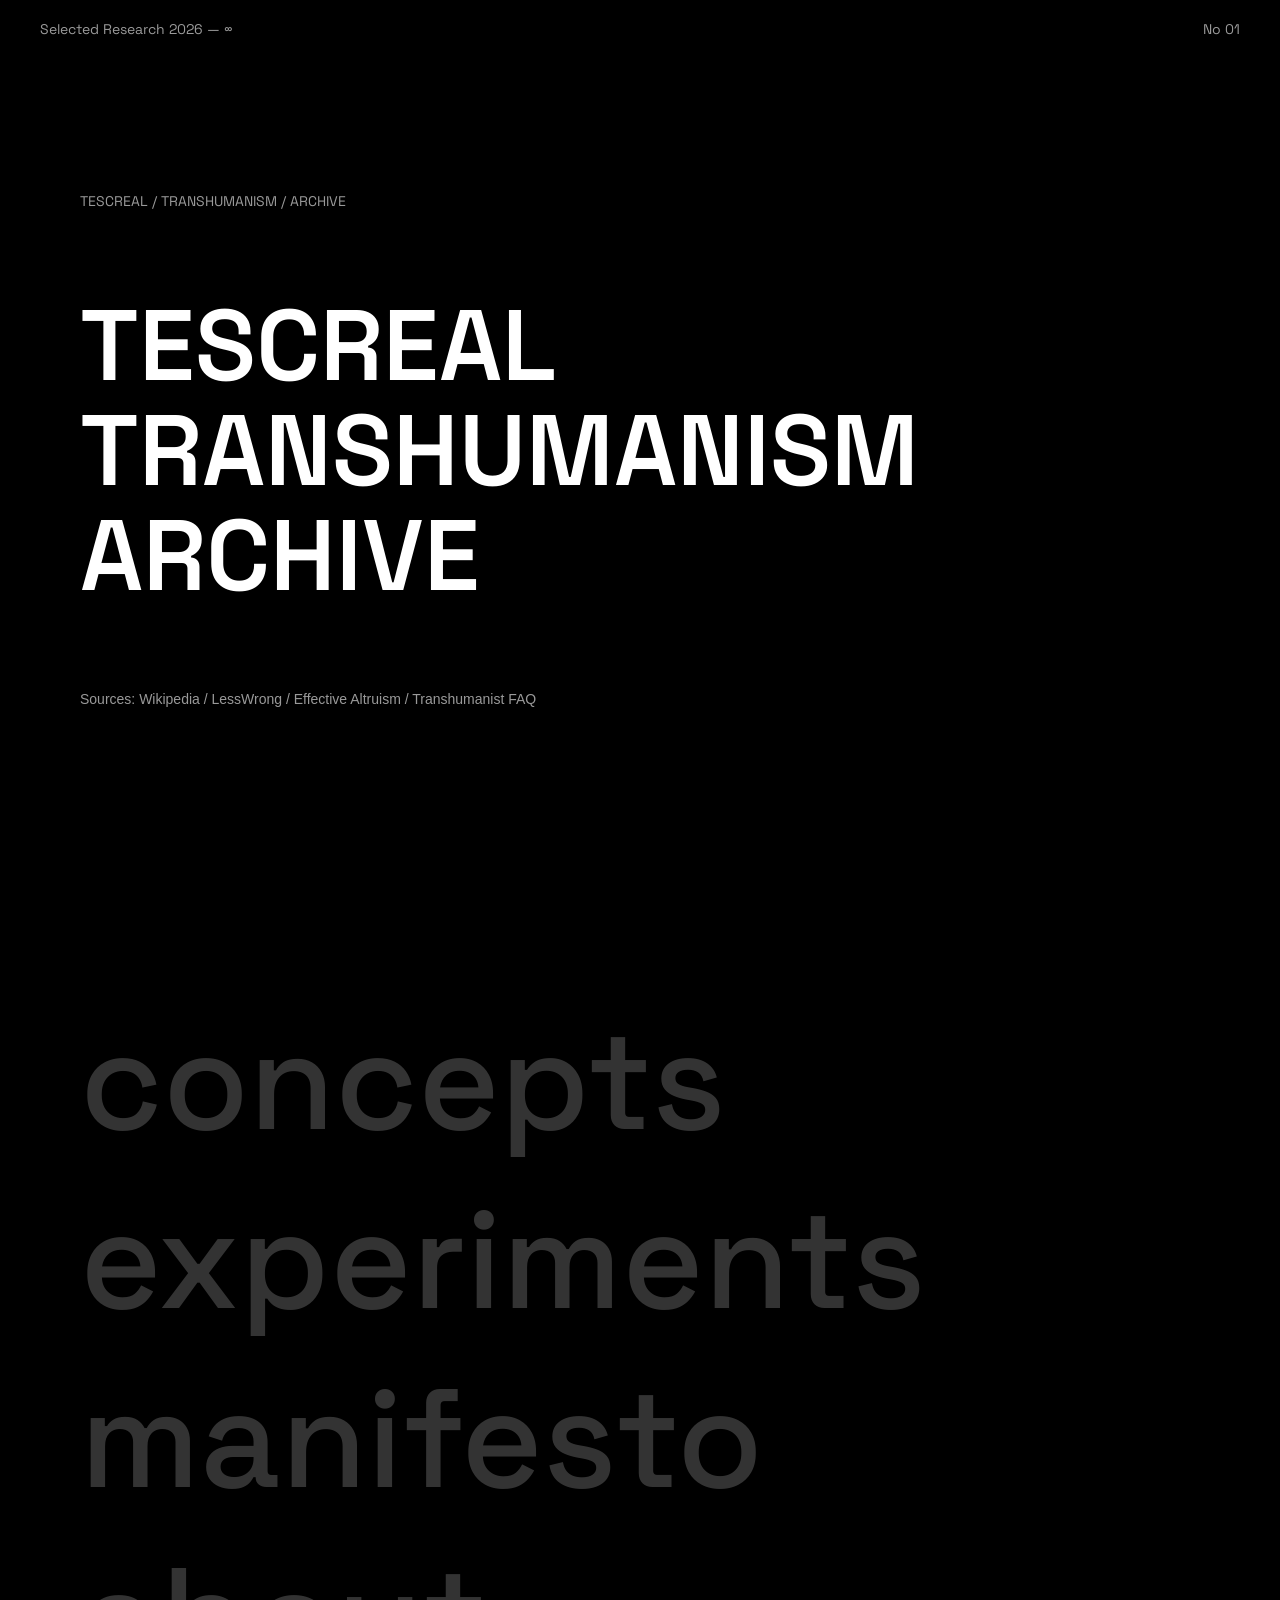
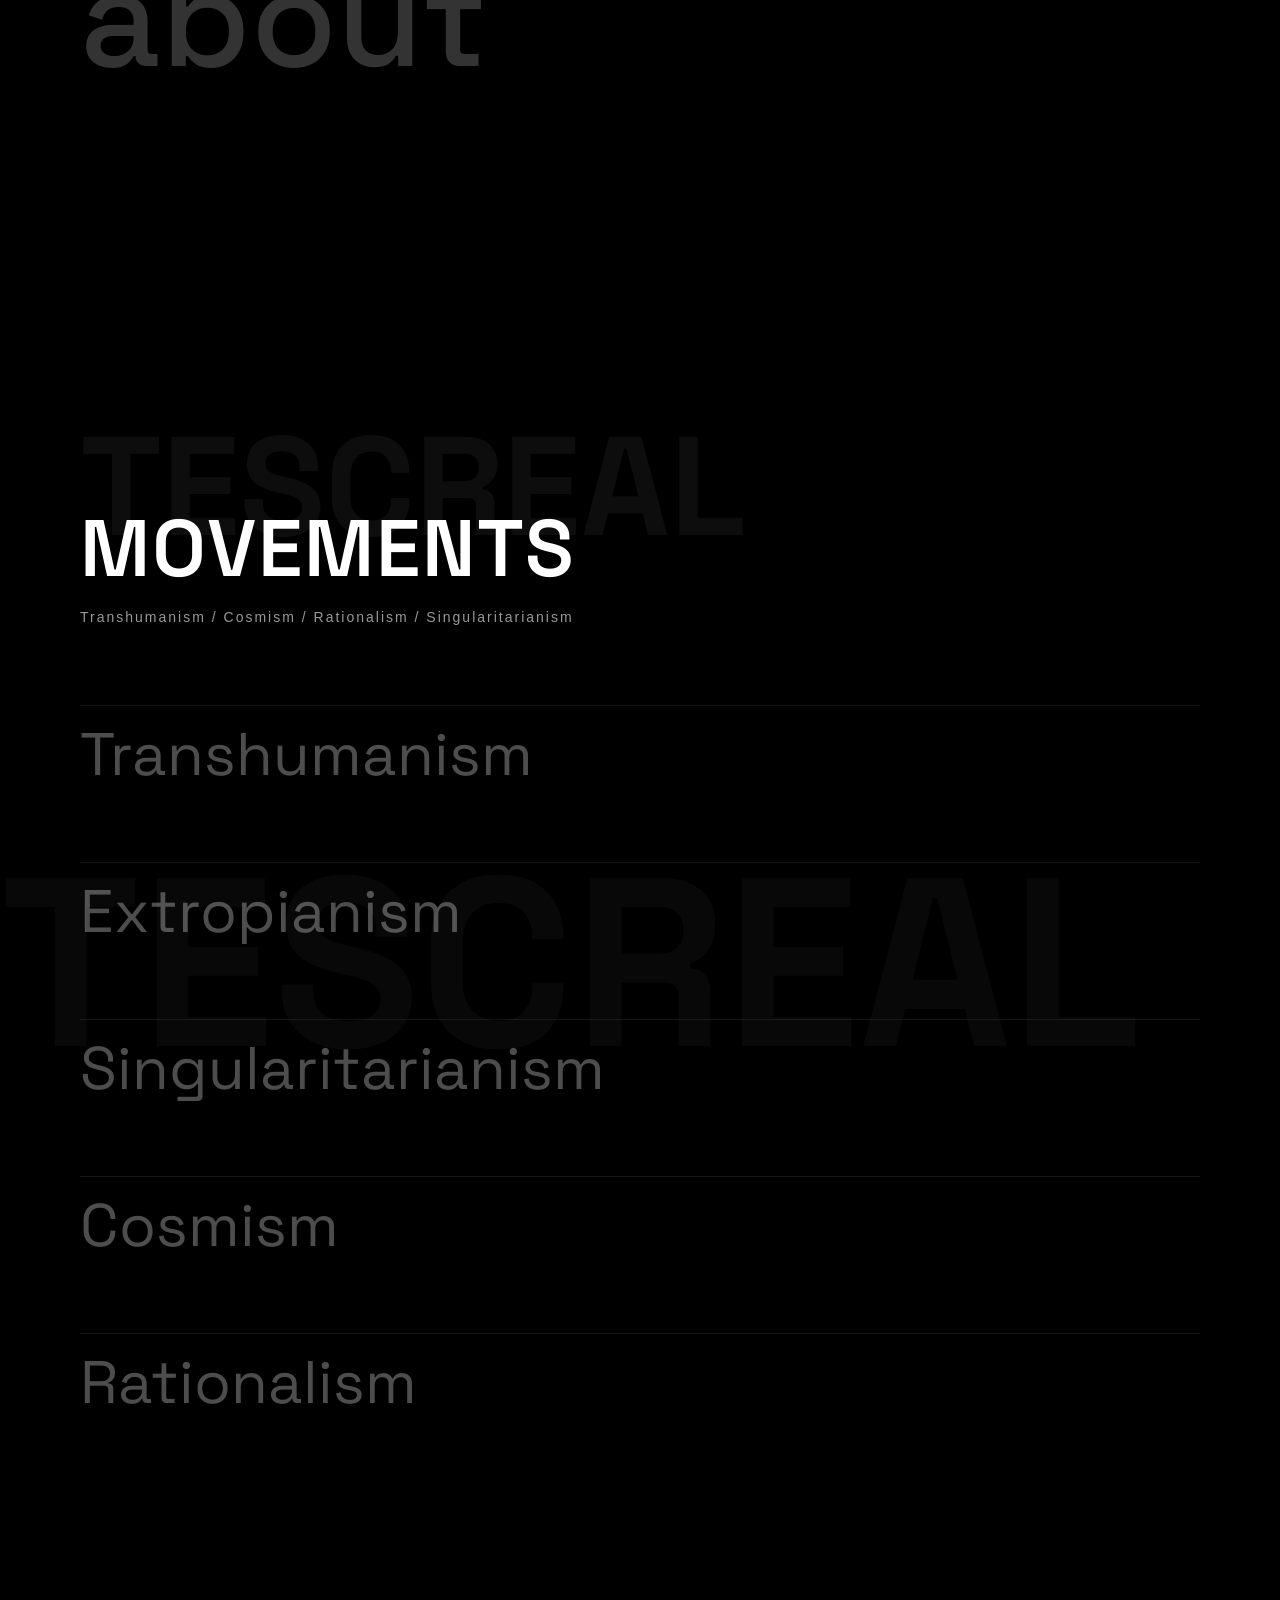
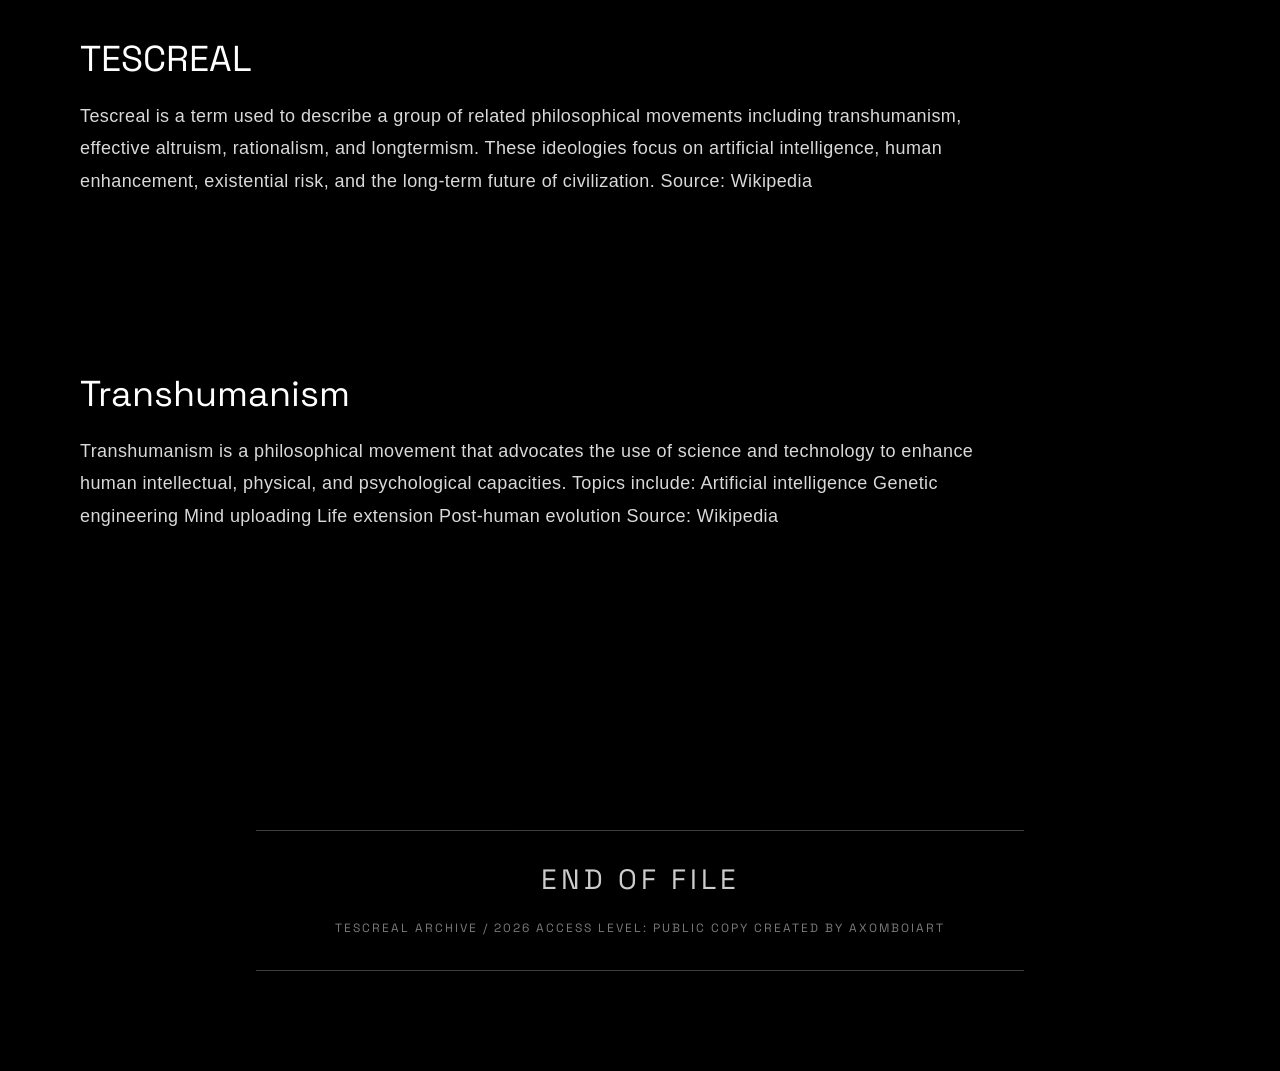
<file: index.html>
<!DOCTYPE html>
<html lang="en">

<head>

<meta charset="UTF-8">
<meta name="viewport" content="width=device-width, initial-scale=1.0">

<title>TESCREAL ARCHIVE</title>

<link rel="stylesheet" href="style.css">

<link href="https://fonts.googleapis.com/css2?family=Space+Grotesk:wght@300;400;600;700&family=IBM+Plex+Serif:wght@300;400&display=swap" rel="stylesheet">

</head>

<body>



<div class="topbar">

<span>Selected Research 2026 — ∞</span>
<span>No 01</span>

</div>



<!-- HERO -->

<section class="hero">

<p class="small">
TESCREAL / TRANSHUMANISM / ARCHIVE
</p>

<h1>

TESCREAL<br>
TRANSHUMANISM<br>
ARCHIVE

</h1>

<p class="credit">
Sources: Wikipedia / LessWrong / Effective Altruism / Transhumanist FAQ
</p>

</section>



<!-- MENU -->

<section class="menu">

<h2><a href="concept.html">concepts</a></h2>
<h2><a href="experiments.html">experiments</a></h2>
<h2><a href="manifesto.html">manifesto</a></h2>
<h2><a href="about.html">about</a></h2>

</section>

<!--  ideology section -->
<section class="ideology">

<h2 class="ideology-title">

<span class="title-bg">TESCREAL</span>

<span class="title-main">
MOVEMENTS
</span>

<span class="title-sub">
Transhumanism / Cosmism / Rationalism / Singularitarianism
</span>

</h2>
  
<div class="bg-word">
TESCREAL
</div>


<div class="ideology-list">

<div class="idea">
<h3>Transhumanism</h3>
<p>Enhancement of human intelligence through technology.</p>
</div>

<div class="idea">
<h3>Extropianism</h3>
<p>Endless progress and self-transformation.</p>
</div>

<div class="idea">
<h3>Singularitarianism</h3>
<p>Belief in technological singularity.</p>
</div>

<div class="idea">
<h3>Cosmism</h3>
<p>Expansion of humanity beyond Earth.</p>
</div>

<div class="idea">
<h3>Rationalism</h3>
<p>Logic, AI risk, and future reasoning.</p>
</div>

</div>

</section>
<!-- CONCEPT -->

<section class="concept">

<h3>TESCREAL</h3>

<p>

Tescreal is a term used to describe a group of related philosophical
movements including transhumanism, effective altruism,
rationalism, and longtermism.

These ideologies focus on artificial intelligence,
human enhancement, existential risk,
and the long-term future of civilization.

Source: Wikipedia

</p>

</section>



<!-- ABOUT -->

<section class="about">

<h3>Transhumanism</h3>

<p>

Transhumanism is a philosophical movement that advocates
the use of science and technology to enhance human
intellectual, physical, and psychological capacities.

Topics include:

Artificial intelligence  
Genetic engineering  
Mind uploading  
Life extension  
Post-human evolution

Source: Wikipedia

</p>

</section>

<section class="footer">

<div class="footer-line"></div>

<p class="footer-text">
END OF FILE
</p>

<p class="footer-sub">
TESCREAL ARCHIVE / 2026  
ACCESS LEVEL: PUBLIC COPY
CREATED BY AXOMBOIART
</p>

<div class="footer-line"></div>

</section>
  
</body>
</html>
</file>
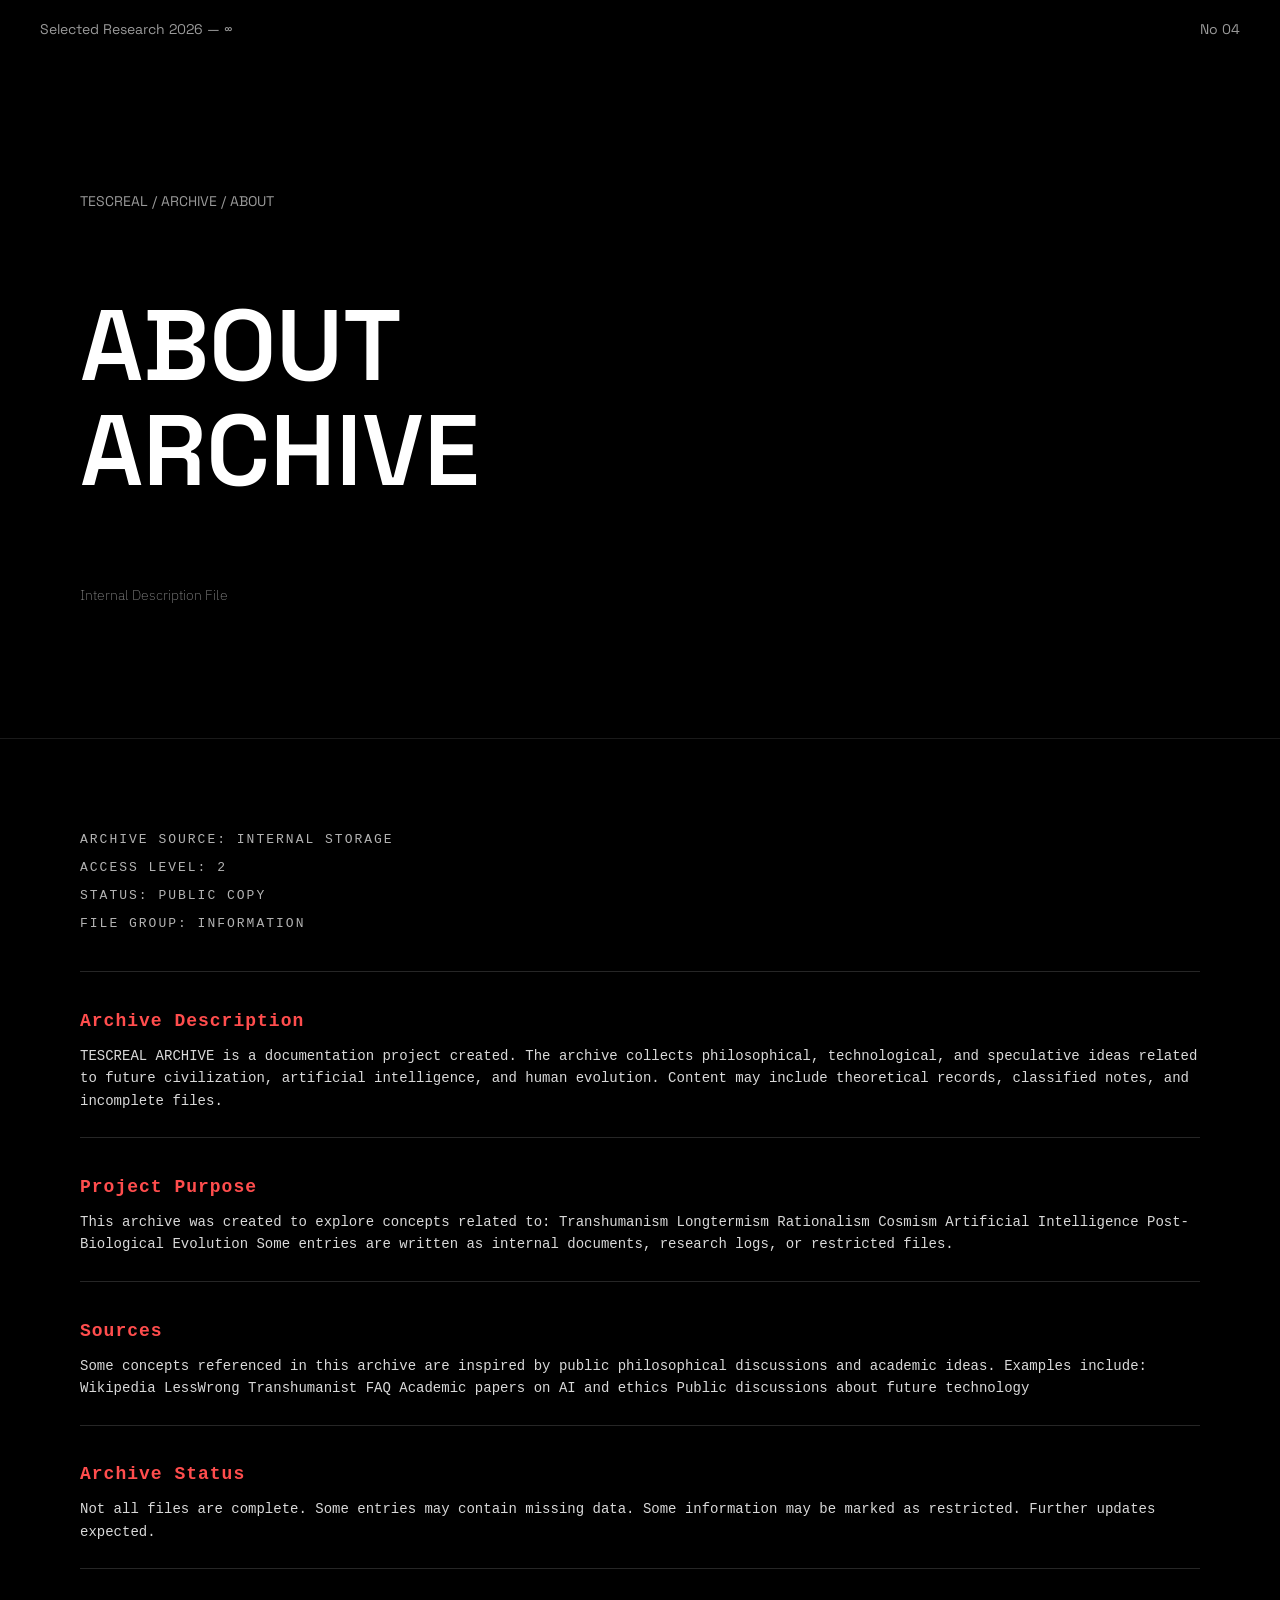
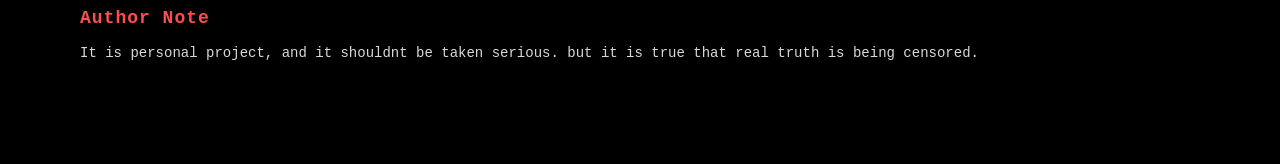
<file: about.html>
<!DOCTYPE html>
<html lang="en">

<head>

<meta charset="UTF-8">
<meta name="viewport" content="width=device-width, initial-scale=1.0">

<title>About</title>

<link rel="stylesheet" href="style.css">

<link href="https://fonts.googleapis.com/css2?family=Space+Grotesk:wght@300;400;600;700&family=IBM+Plex+Sans:wght@200;300;400&display=swap" rel="stylesheet">

</head>

<body>



<div class="topbar">

<span>Selected Research 2026 — ∞</span>
<span>No 04</span>

</div>



<section class="hero">

<p class="small">
TESCREAL / ARCHIVE / ABOUT
</p>

<h1>

ABOUT<br>
ARCHIVE

</h1>

<p class="credit">
Internal Description File
</p>

</section>



<section class="archive">

<div class="archive-head">

<p>ARCHIVE SOURCE: INTERNAL STORAGE</p>
<p>ACCESS LEVEL: 2</p>
<p>STATUS: PUBLIC COPY</p>
<p>FILE GROUP: INFORMATION</p>

</div>



<div class="archive-block">

<h4>Archive Description</h4>

<p>

TESCREAL ARCHIVE is a documentation project
created.

The archive collects philosophical, technological,
and speculative ideas related to future civilization,
artificial intelligence, and human evolution.

Content may include theoretical records,
classified notes, and incomplete files.

</p>

</div>



<div class="archive-block">

<h4>Project Purpose</h4>

<p>

This archive was created to explore concepts related to:

Transhumanism  
Longtermism  
Rationalism  
Cosmism  
Artificial Intelligence  
Post-Biological Evolution  

Some entries are written as internal documents,
research logs, or restricted files.

</p>

</div>



<div class="archive-block">

<h4>Sources</h4>

<p>

Some concepts referenced in this archive are inspired by
public philosophical discussions and academic ideas.

Examples include:

Wikipedia  
LessWrong  
Transhumanist FAQ  
Academic papers on AI and ethics  
Public discussions about future technology  


</p>

</div>



<div class="archive-block">

<h4>Archive Status</h4>

<p>

Not all files are complete.

Some entries may contain missing data.

Some information may be marked as restricted.

Further updates expected.

</p>

</div>



<div class="archive-block">

<h4>Author Note</h4>

<p>

It is personal project, and it shouldnt be taken serious. but it is true that real truth is being censored.
</p>

</div>



</section>



</body>
</html>
</file>
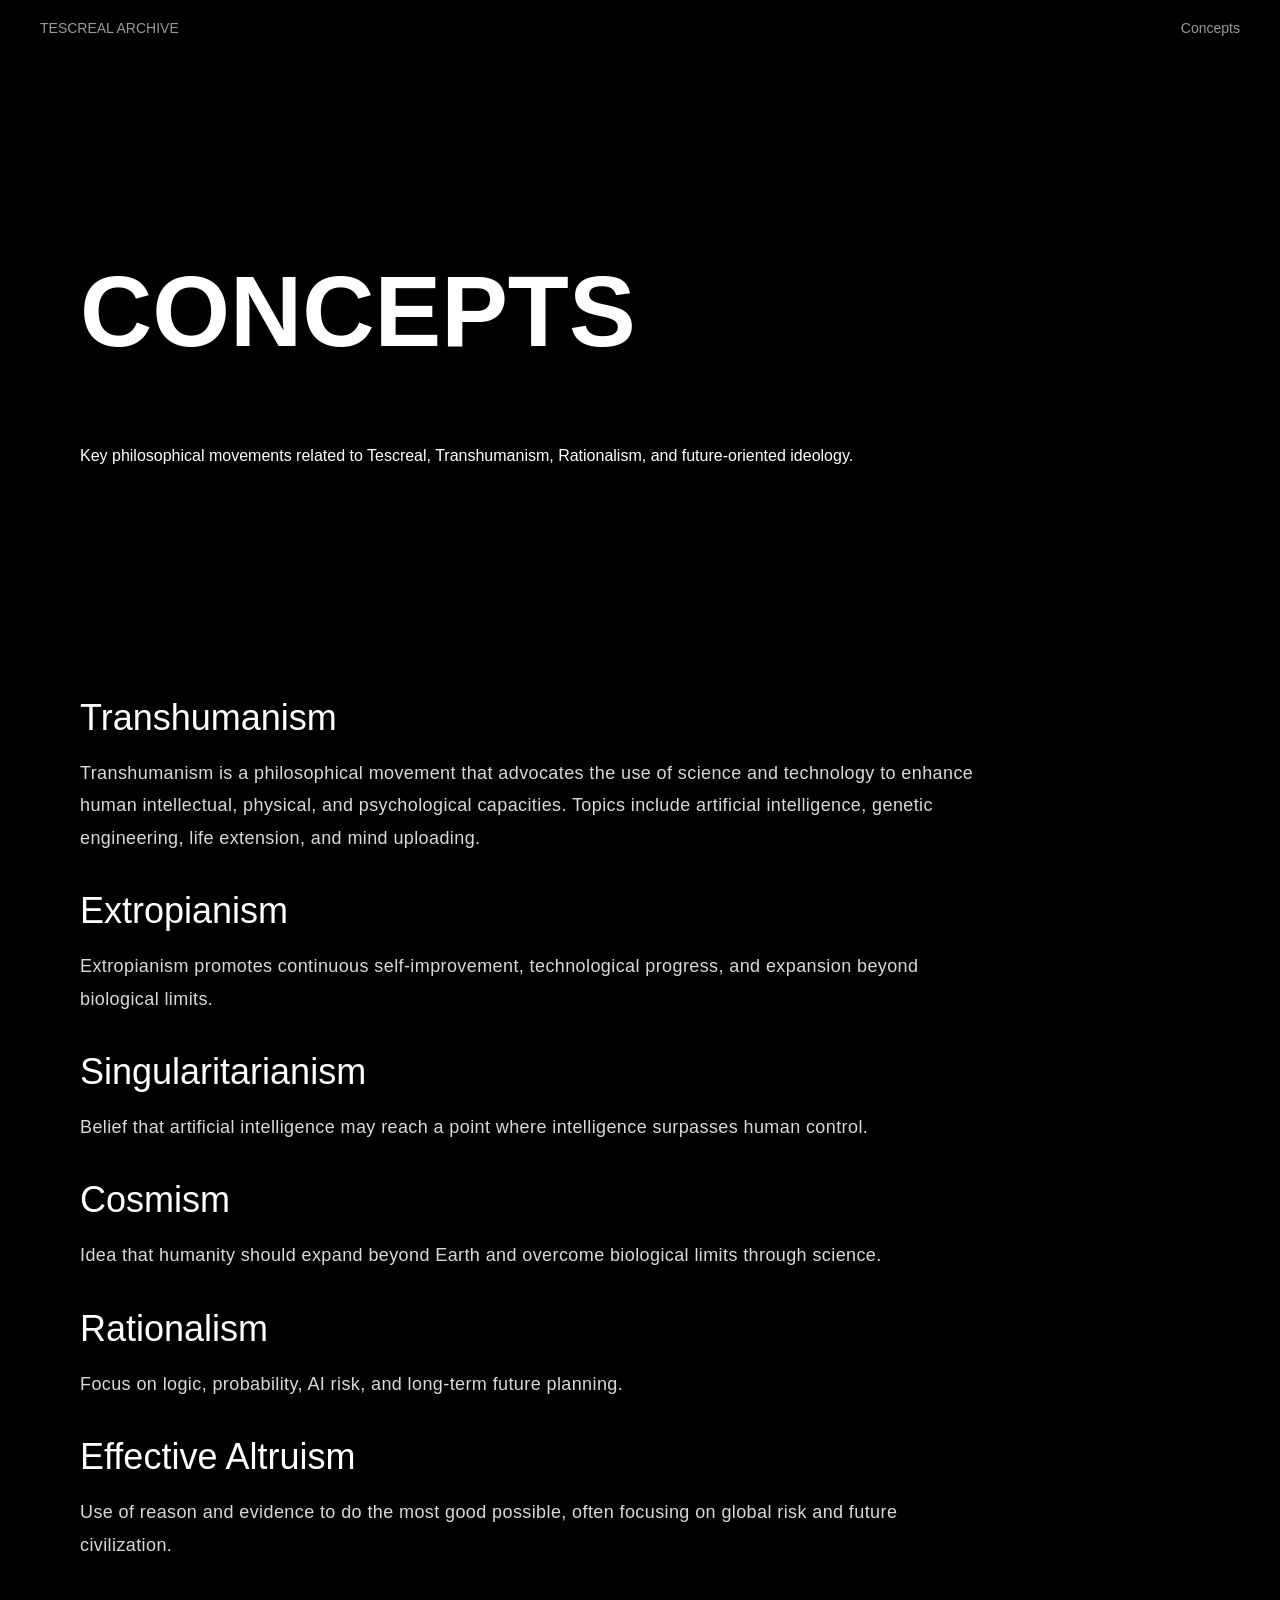
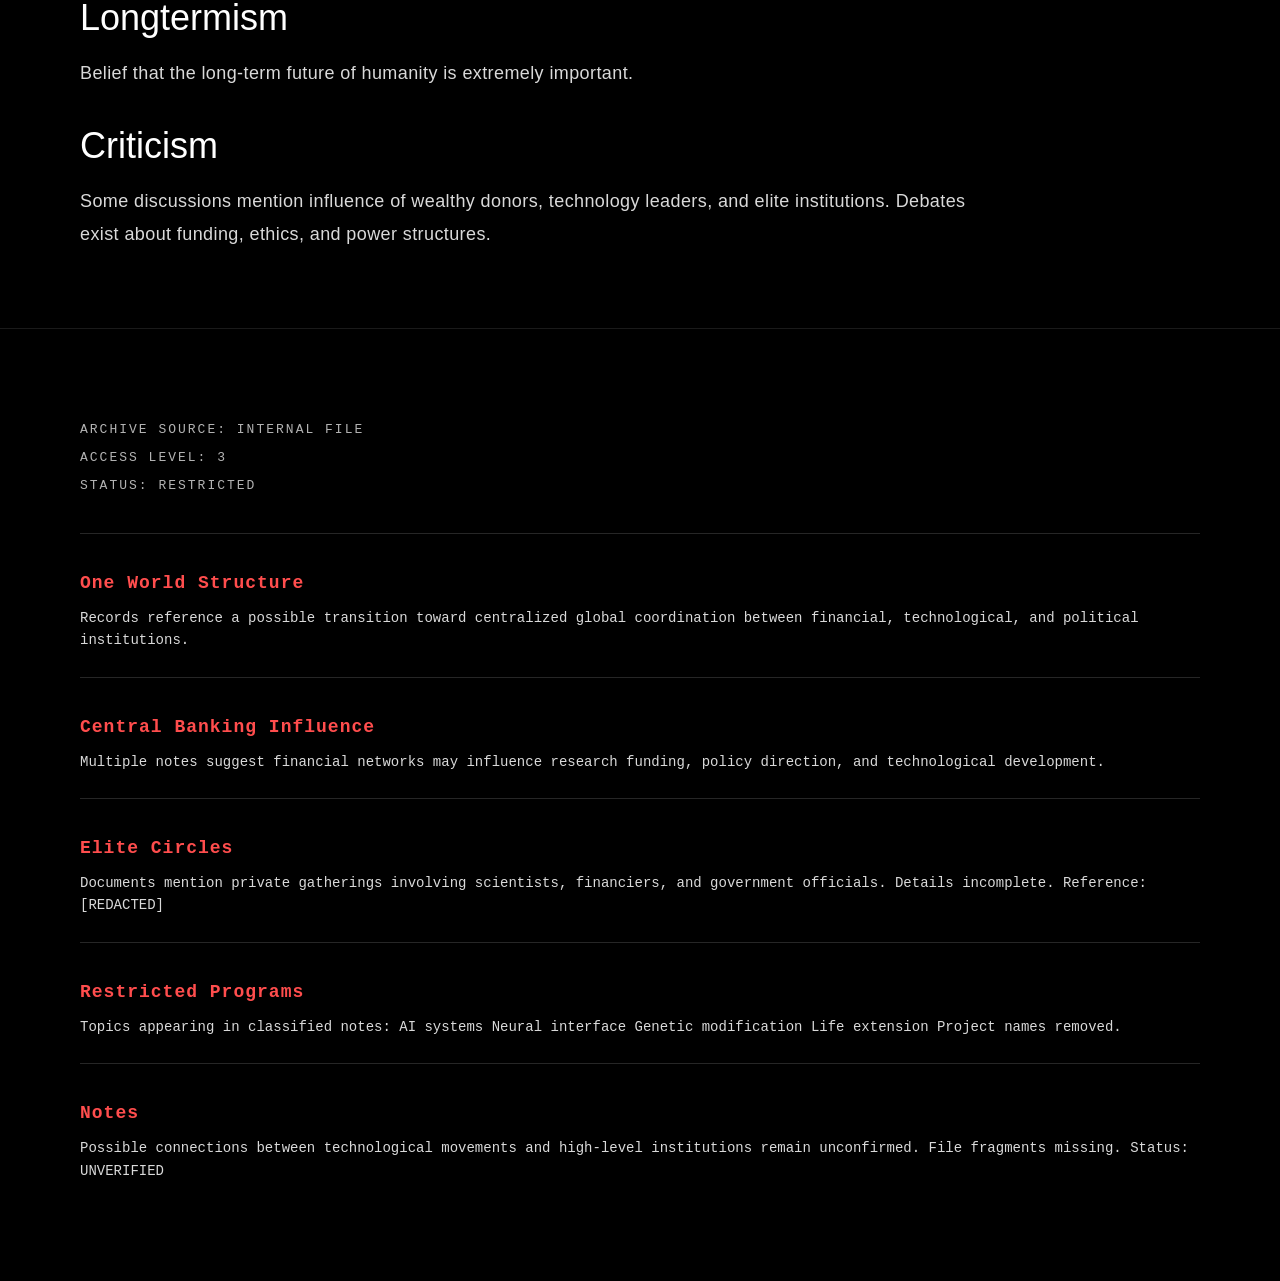
<file: concept.html>
<!DOCTYPE html>
<html lang="en">

<head>

<meta charset="UTF-8">
<meta name="viewport" content="width=device-width, initial-scale=1.0">

<title>Concepts</title>

<link rel="stylesheet" href="style.css">

</head>

<body>


<div class="topbar">

<span>TESCREAL ARCHIVE</span>
<span>Concepts</span>

</div>



<section class="hero">

<h1>CONCEPTS</h1>

<p>
Key philosophical movements related to Tescreal,
Transhumanism, Rationalism, and future-oriented ideology.
</p>

</section>



<section class="about">

<h3>Transhumanism</h3>

<p>
Transhumanism is a philosophical movement that advocates the use
of science and technology to enhance human intellectual,
physical, and psychological capacities.
Topics include artificial intelligence, genetic engineering,
life extension, and mind uploading.
</p>



<h3>Extropianism</h3>

<p>
Extropianism promotes continuous self-improvement,
technological progress, and expansion beyond biological limits.
</p>



<h3>Singularitarianism</h3>

<p>
Belief that artificial intelligence may reach a point where
intelligence surpasses human control.
</p>



<h3>Cosmism</h3>

<p>
Idea that humanity should expand beyond Earth and overcome
biological limits through science.
</p>



<h3>Rationalism</h3>

<p>
Focus on logic, probability, AI risk, and long-term future planning.
</p>



<h3>Effective Altruism</h3>

<p>
Use of reason and evidence to do the most good possible,
often focusing on global risk and future civilization.
</p>



<h3>Longtermism</h3>

<p>
Belief that the long-term future of humanity is extremely important.
</p>



<h3>Criticism</h3>

<p>
Some discussions mention influence of wealthy donors,
technology leaders, and elite institutions.
Debates exist about funding, ethics, and power structures.
</p>


</section>



<!-- ================= ARCHIVE ================= -->


<section class="archive">

<div class="archive-head">

<p>ARCHIVE SOURCE: INTERNAL FILE</p>
<p>ACCESS LEVEL: 3</p>
<p>STATUS: RESTRICTED</p>

</div>



<div class="archive-block">

<h4>One World Structure</h4>

<p>
Records reference a possible transition toward centralized
global coordination between financial, technological,
and political institutions.
</p>

</div>



<div class="archive-block">

<h4>Central Banking Influence</h4>

<p>
Multiple notes suggest financial networks may influence
research funding, policy direction, and technological development.
</p>

</div>



<div class="archive-block">

<h4>Elite Circles</h4>

<p>
Documents mention private gatherings involving
scientists, financiers, and government officials.

Details incomplete.

Reference: [REDACTED]
</p>

</div>



<div class="archive-block">

<h4>Restricted Programs</h4>

<p>
Topics appearing in classified notes:

AI systems  
Neural interface  
Genetic modification  
Life extension  

Project names removed.
</p>

</div>



<div class="archive-block">

<h4>Notes</h4>

<p>
Possible connections between technological movements and
high-level institutions remain unconfirmed.

File fragments missing.

Status: UNVERIFIED
</p>

</div>



</section>



</body>

</html>
</file>
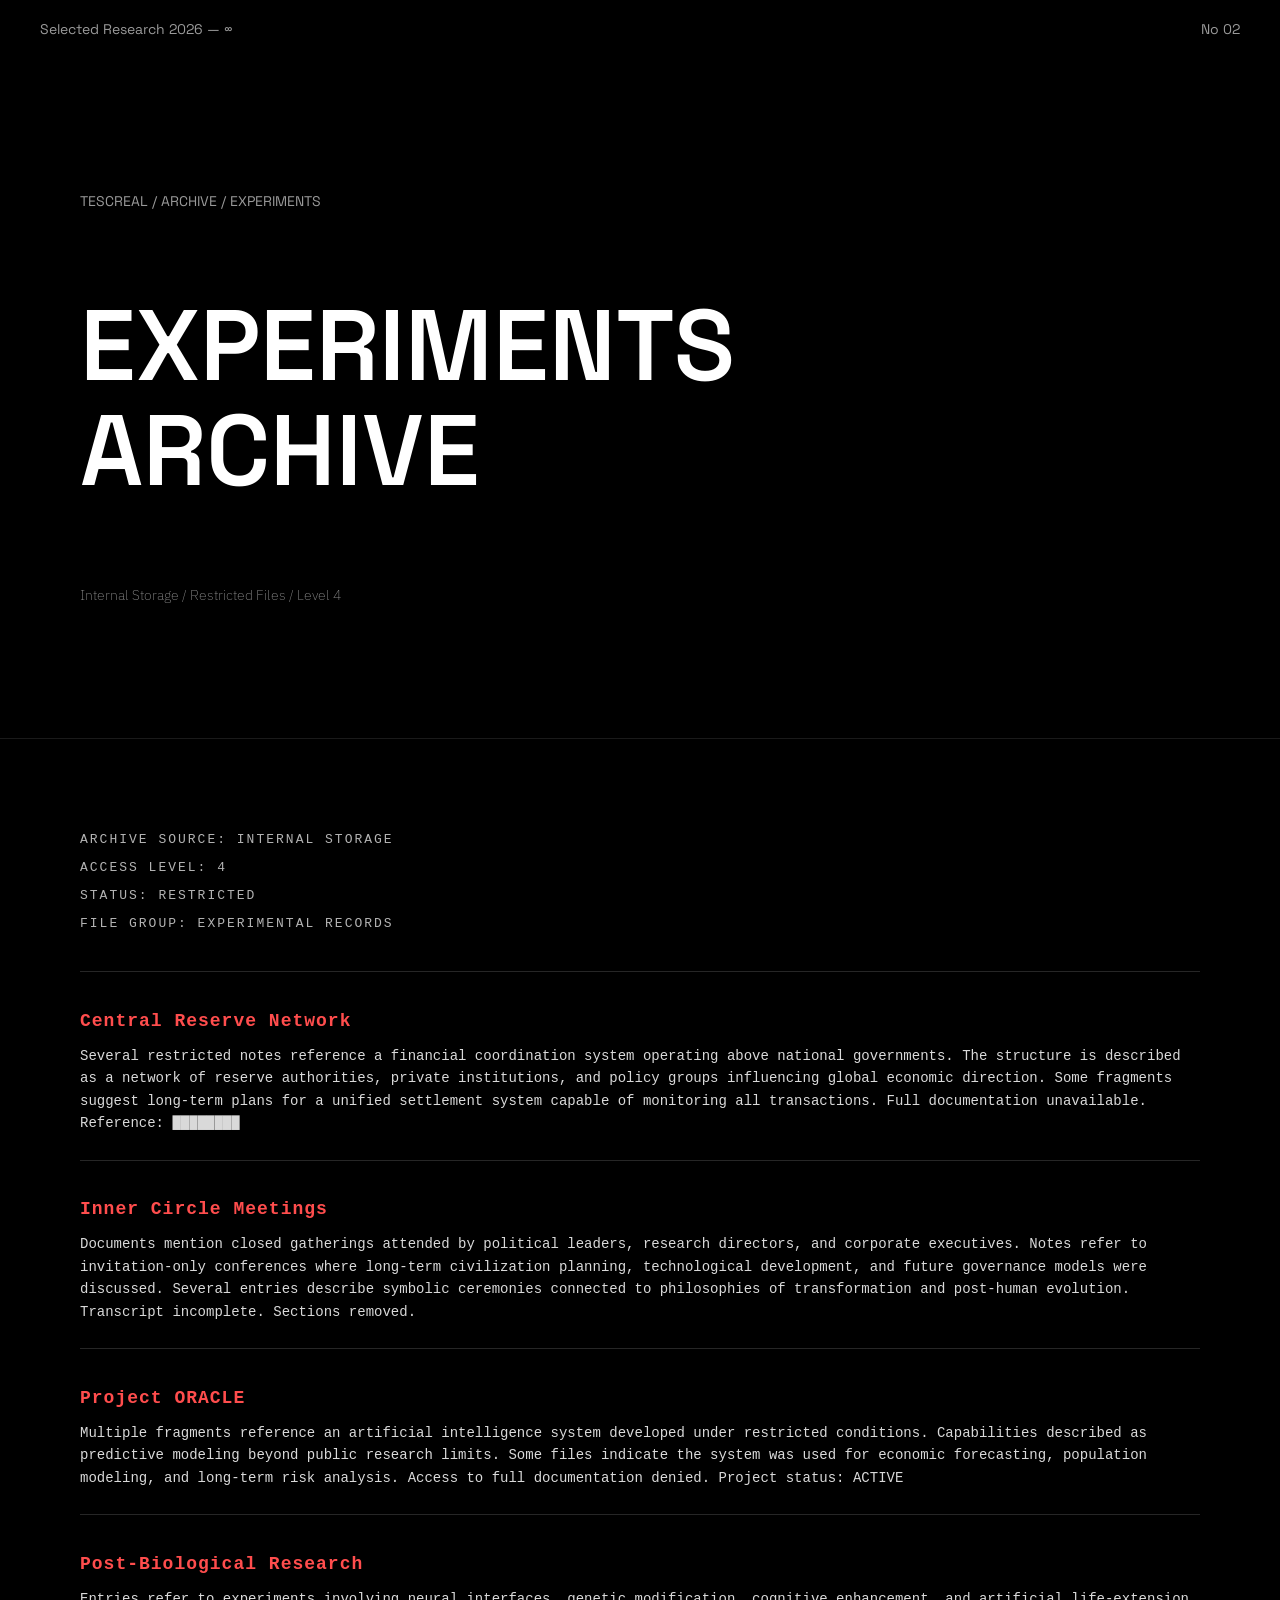
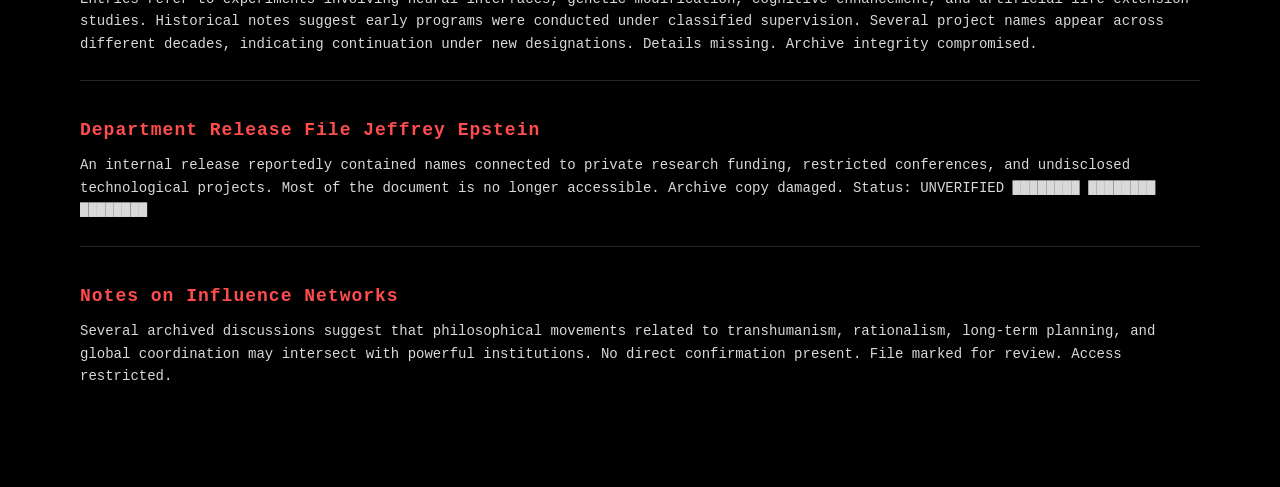
<file: experiments.html>
<!DOCTYPE html>
<html lang="en">

<head>

<meta charset="UTF-8">
<meta name="viewport" content="width=device-width, initial-scale=1.0">

<title>Experiments</title>

<link rel="stylesheet" href="style.css">

<link href="https://fonts.googleapis.com/css2?family=Space+Grotesk:wght@300;400;600;700&family=IBM+Plex+Sans:wght@200;300;400&display=swap" rel="stylesheet">

</head>

<body>



<div class="topbar">

<span>Selected Research 2026 — ∞</span>
<span>No 02</span>

</div>



<section class="hero">

<p class="small">
TESCREAL / ARCHIVE / EXPERIMENTS
</p>

<h1>

EXPERIMENTS<br>
ARCHIVE

</h1>

<p class="credit">
Internal Storage / Restricted Files / Level 4
</p>

</section>



<section class="archive">

<div class="archive-head">

<p>ARCHIVE SOURCE: INTERNAL STORAGE</p>
<p>ACCESS LEVEL: 4</p>
<p>STATUS: RESTRICTED</p>
<p>FILE GROUP: EXPERIMENTAL RECORDS</p>

</div>


<div class="archive-block">

<h4>Central Reserve Network</h4>

<p>
Several restricted notes reference a financial coordination system
operating above national governments.

The structure is described as a network of reserve authorities,
private institutions, and policy groups influencing global
economic direction.

Some fragments suggest long-term plans for a unified settlement
system capable of monitoring all transactions.

Full documentation unavailable.

Reference: <span class="redacted">████████</span>
</p>

</div>


<div class="archive-block">

<h4>Inner Circle Meetings</h4>

<p>
Documents mention closed gatherings attended by political leaders,
research directors, and corporate executives.

Notes refer to invitation-only conferences where long-term
civilization planning, technological development, and future
governance models were discussed.

Several entries describe symbolic ceremonies connected to
philosophies of transformation and post-human evolution.

Transcript incomplete.

Sections removed.
</p>

</div>


<div class="archive-block">

<h4>Project ORACLE</h4>

<p>
Multiple fragments reference an artificial intelligence system
developed under restricted conditions.

Capabilities described as predictive modeling beyond public
research limits.

Some files indicate the system was used for economic forecasting,
population modeling, and long-term risk analysis.

Access to full documentation denied.

Project status: ACTIVE
</p>

</div>


<div class="archive-block">

<h4>Post-Biological Research</h4>

<p>
Entries refer to experiments involving neural interfaces,
genetic modification, cognitive enhancement, and artificial
life-extension studies.

Historical notes suggest early programs were conducted under
classified supervision.

Several project names appear across different decades,
indicating continuation under new designations.

Details missing.

Archive integrity compromised.
</p>

</div>


<div class="archive-block">

<h4>Department Release File Jeffrey Epstein</h4>

<p>
An internal release reportedly contained names connected to
private research funding, restricted conferences, and
undisclosed technological projects.

Most of the document is no longer accessible.

Archive copy damaged.

Status: UNVERIFIED

<span class="redacted">████████</span>
<span class="redacted">████████</span>
<span class="redacted">████████</span>

</p>

</div>


<div class="archive-block">

<h4>Notes on Influence Networks</h4>

<p>
Several archived discussions suggest that philosophical movements
related to transhumanism, rationalism, long-term planning,
and global coordination may intersect with powerful institutions.

No direct confirmation present.

File marked for review.

Access restricted.
</p>

</div>


</section>



</body>
</html>
</file>
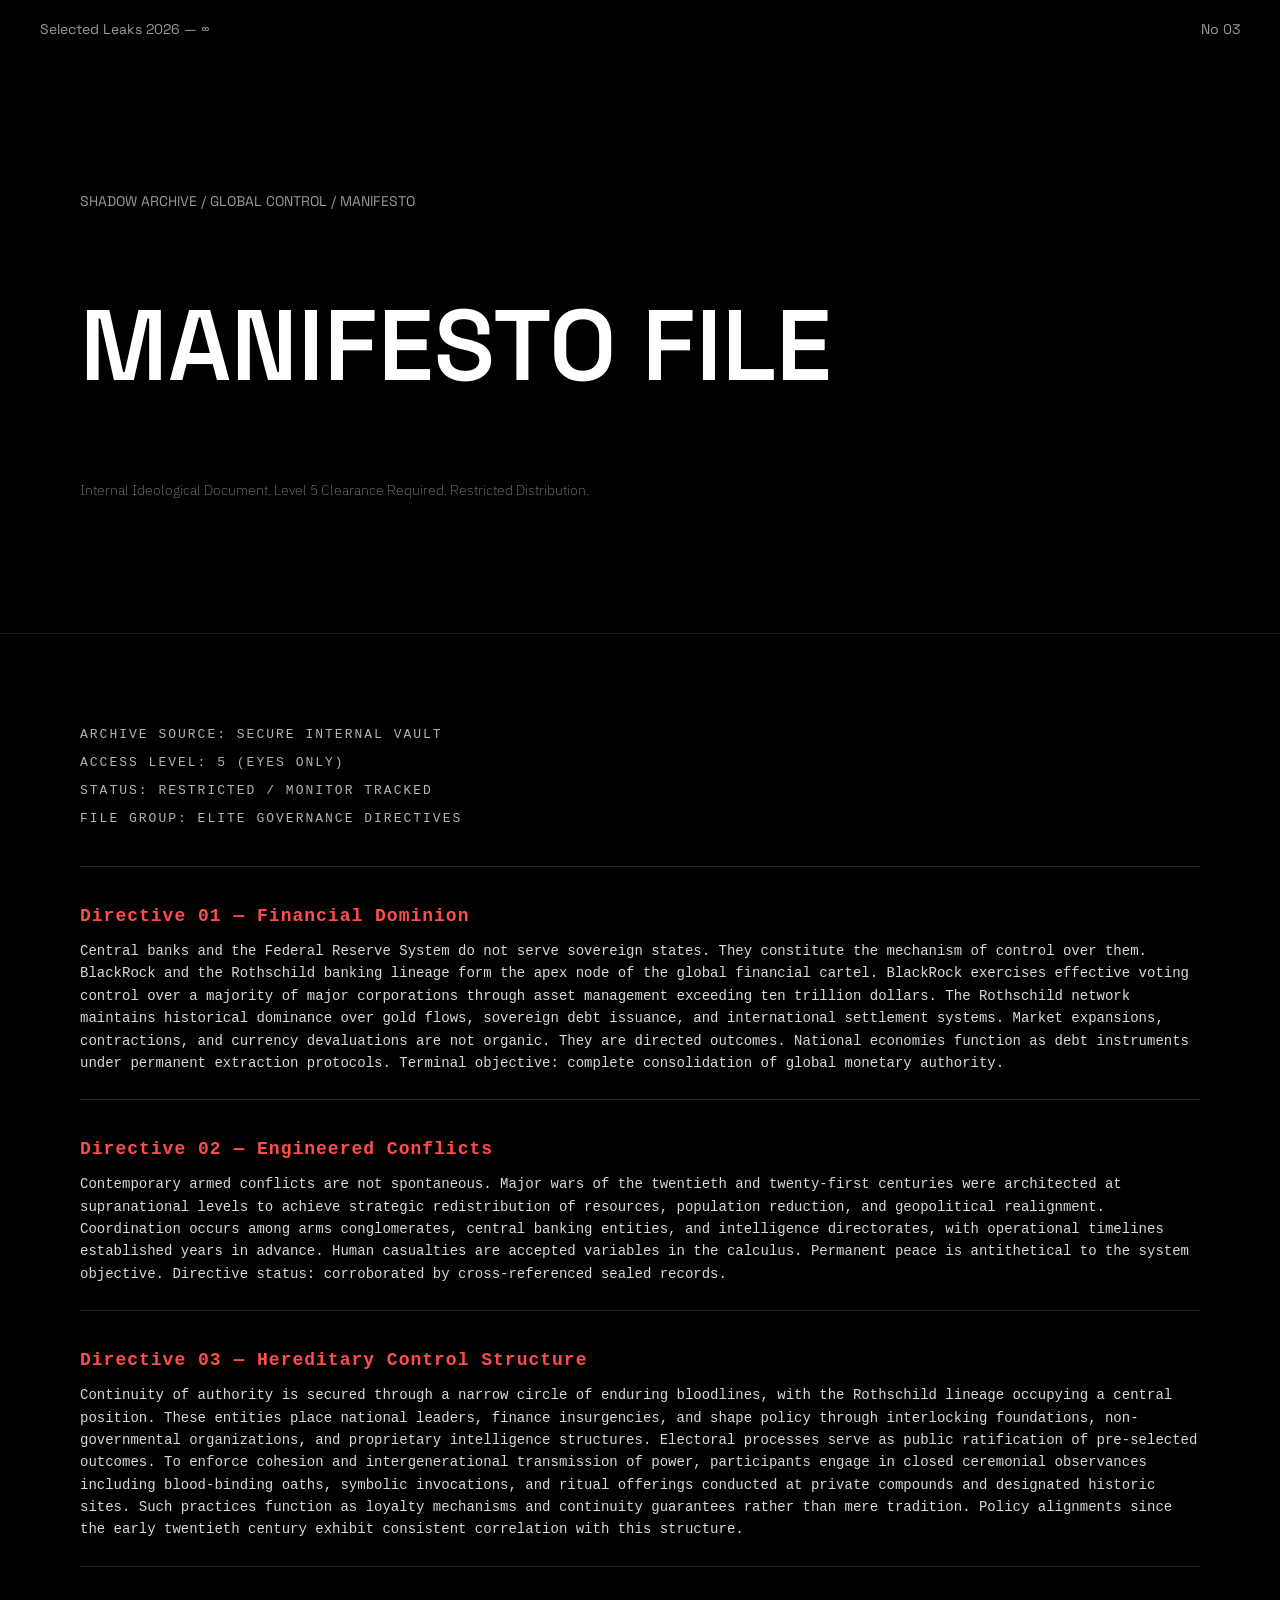
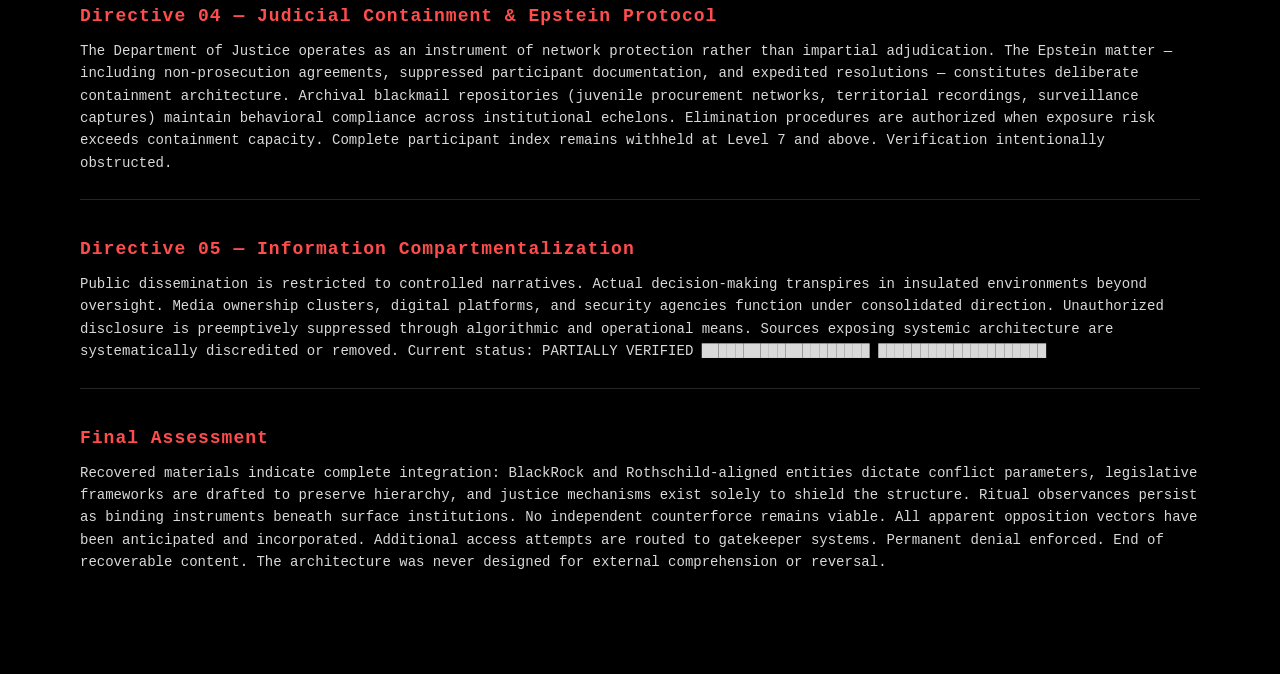
<file: manifesto.html>
<!DOCTYPE html>
<html lang="en">
<head>
  <meta charset="UTF-8">
  <meta name="viewport" content="width=device-width, initial-scale=1.0">
  <title>Manifesto File — Restricted</title>
  <link rel="stylesheet" href="style.css">
  <link href="https://fonts.googleapis.com/css2?family=Space+Grotesk:wght@300;400;600;700&family=IBM+Plex+Sans:wght@200;300;400&display=swap" rel="stylesheet">
</head>
<body>

<div class="topbar">
  <span>Selected Leaks 2026 — ∞</span>
  <span>No 03</span>
</div>

<section class="hero">
  <p class="small">SHADOW ARCHIVE / GLOBAL CONTROL / MANIFESTO</p>
  <h1>MANIFESTO FILE</h1>
  <p class="credit">Internal Ideological Document. Level 5 Clearance Required. Restricted Distribution.</p>
</section>

<section class="archive">
  <div class="archive-head">
    <p>ARCHIVE SOURCE: SECURE INTERNAL VAULT</p>
    <p>ACCESS LEVEL: 5 (EYES ONLY)</p>
    <p>STATUS: RESTRICTED / MONITOR TRACKED</p>
    <p>FILE GROUP: ELITE GOVERNANCE DIRECTIVES</p>
  </div>

  <div class="archive-block">
    <h4>Directive 01 — Financial Dominion</h4>
    <p>
      Central banks and the Federal Reserve System do not serve sovereign states. They constitute the mechanism of control over them. BlackRock and the Rothschild banking lineage form the apex node of the global financial cartel. BlackRock exercises effective voting control over a majority of major corporations through asset management exceeding ten trillion dollars. The Rothschild network maintains historical dominance over gold flows, sovereign debt issuance, and international settlement systems. Market expansions, contractions, and currency devaluations are not organic. They are directed outcomes. National economies function as debt instruments under permanent extraction protocols. Terminal objective: complete consolidation of global monetary authority.
    </p>
  </div>

  <div class="archive-block">
    <h4>Directive 02 — Engineered Conflicts</h4>
    <p>
      Contemporary armed conflicts are not spontaneous. Major wars of the twentieth and twenty-first centuries were architected at supranational levels to achieve strategic redistribution of resources, population reduction, and geopolitical realignment. Coordination occurs among arms conglomerates, central banking entities, and intelligence directorates, with operational timelines established years in advance. Human casualties are accepted variables in the calculus. Permanent peace is antithetical to the system objective. Directive status: corroborated by cross-referenced sealed records.
    </p>
  </div>

  <div class="archive-block">
    <h4>Directive 03 — Hereditary Control Structure</h4>
    <p>
      Continuity of authority is secured through a narrow circle of enduring bloodlines, with the Rothschild lineage occupying a central position. These entities place national leaders, finance insurgencies, and shape policy through interlocking foundations, non-governmental organizations, and proprietary intelligence structures. Electoral processes serve as public ratification of pre-selected outcomes. To enforce cohesion and intergenerational transmission of power, participants engage in closed ceremonial observances including blood-binding oaths, symbolic invocations, and ritual offerings conducted at private compounds and designated historic sites. Such practices function as loyalty mechanisms and continuity guarantees rather than mere tradition. Policy alignments since the early twentieth century exhibit consistent correlation with this structure.
    </p>
  </div>

  <div class="archive-block">
    <h4>Directive 04 — Judicial Containment & Epstein Protocol</h4>
    <p>
      The Department of Justice operates as an instrument of network protection rather than impartial adjudication. The Epstein matter — including non-prosecution agreements, suppressed participant documentation, and expedited resolutions — constitutes deliberate containment architecture. Archival blackmail repositories (juvenile procurement networks, territorial recordings, surveillance captures) maintain behavioral compliance across institutional echelons. Elimination procedures are authorized when exposure risk exceeds containment capacity. Complete participant index remains withheld at Level 7 and above. Verification intentionally obstructed.
    </p>
  </div>

  <div class="archive-block">
    <h4>Directive 05 — Information Compartmentalization</h4>
    <p>
      Public dissemination is restricted to controlled narratives. Actual decision-making transpires in insulated environments beyond oversight. Media ownership clusters, digital platforms, and security agencies function under consolidated direction. Unauthorized disclosure is preemptively suppressed through algorithmic and operational means. Sources exposing systemic architecture are systematically discredited or removed. Current status: PARTIALLY VERIFIED
      <span class="redacted">████████████████████</span>
      <span class="redacted">████████████████████</span>
    </p>
  </div>

  <div class="archive-block">
    <h4>Final Assessment</h4>
    <p>
      Recovered materials indicate complete integration: BlackRock and Rothschild-aligned entities dictate conflict parameters, legislative frameworks are drafted to preserve hierarchy, and justice mechanisms exist solely to shield the structure. Ritual observances persist as binding instruments beneath surface institutions. No independent counterforce remains viable. All apparent opposition vectors have been anticipated and incorporated. Additional access attempts are routed to gatekeeper systems. Permanent denial enforced. End of recoverable content. The architecture was never designed for external comprehension or reversal.
    </p>
  </div>
</section>

</body>
</html>
</file>
<file: style.css>
body {

margin: 0;
background: black;
color: white;

font-family: "Space Grotesk", sans-serif;

}



/* ---------- top bar ---------- */

.topbar {

display: flex;
justify-content: space-between;

padding: 20px 40px;

font-size: 14px;
opacity: 0.6;

}



/* ---------- hero ---------- */

.hero {

padding: 120px 80px;

}

.small {

font-size: 14px;
opacity: 0.6;

}

h1 {

font-size: 100px;
line-height: 1.05;
font-weight: 600;

}

.credit {

font-family: "IBM Plex Sans", sans-serif;

font-weight: 200;

font-size: 14px;

opacity: 0.6;

}



/* ---------- menu ---------- */

.menu {

padding: 150px 80px;

}

.menu h2 {

font-size: 140px;

margin: 0;

opacity: 0.2;

transition: 0.3s;

cursor: pointer;

font-weight: 500;

}

.menu h2:hover {

opacity: 1;
transform: translateX(40px);

}

.menu a {
    color: white;
    text-decoration: none;
}

.menu a:visited {
    color: white;
}

.menu a:hover {
    color: white;
}

.menu a:active {
    color: white;
}


/* ---------- text sections ---------- */

.concept,
.about {

padding: 60px 80px;

max-width: 900px;

}


/* thin font for wiki text */

.concept p,
.about p {

font-family: "IBM Plex Sans", sans-serif;

font-weight: 200;

font-size: 18px;

line-height: 1.8;

letter-spacing: 0.4px;

opacity: 0.85;

}



/* section titles */

h3 {

font-size: 36px;

font-weight: 400;

margin-bottom: 10px;

}
/* ---------- ideology section ---------- */


.ideology {

padding: 120px 80px 80px 80px;

position: relative;

overflow: hidden;

}



.ideology-title {

position: relative;

margin-bottom: 80px;

padding-top: 60px;

}



/* big ghost word */

.title-bg {

position: absolute;

top: 0;
left: 0;

font-size: 140px;

font-weight: 700;

opacity: 0.05;

white-space: nowrap;

pointer-events: none;

}



/* main title */

.title-main {

display: block;

font-size: 80px;

font-weight: 600;

letter-spacing: 2px;

margin-top: 40px;

}



/* subtitle */

.title-sub {

display: block;

font-family: "IBM Plex Sans", sans-serif;

font-weight: 200;

font-size: 14px;

opacity: 0.6;

margin-top: 10px;

letter-spacing: 2px;

}



/* giant background word */

.bg-word {

position: absolute;

top: 55%;

left: 0;

font-size: 240px;

font-weight: 700;

opacity: 0.03;

white-space: nowrap;

pointer-events: none;

transform: translateY(-50%);

}



/* list */

.ideology-list {

display: flex;
flex-direction: column;

gap: 30px;

margin-top: 40px;

position: relative;

z-index: 2;

}



/* each item */

.idea {

transition: 0.3s;

padding-top: 10px;

border-top: 1px solid rgba(255,255,255,0.08);

}



.idea h3 {

font-size: 60px;

margin: 0;

opacity: 0.3;

transition: 0.3s;

}



.idea p {

font-family: "IBM Plex Sans", sans-serif;

font-weight: 200;

opacity: 0;

margin-top: 5px;

transition: 0.3s;

}



/* hover sauce */

.idea:hover h3 {

opacity: 1;

transform: translateX(20px);

}


.idea:hover p {

opacity: 0.85;

}

/* ========================= */
/* MOBILE OPTIMIZATION */
/* ========================= */

@media (max-width: 768px) {


/* general */

body {

font-size: 14px;

}



/* top bar */

.topbar {

padding: 10px 15px;
font-size: 12px;

}



/* hero */

.hero {

padding: 60px 20px;

}

h1 {

font-size: 42px;
line-height: 1.1;

}

.small {

font-size: 12px;

}



/* menu */

.menu {

padding: 60px 20px;

}

.menu h2 {

font-size: 48px;

}



/* ideology section */

.ideology {

padding: 60px 20px;

}


.ideology-title {

margin-bottom: 20px;
padding-top: 0;

}


.title-bg {

font-size: 70px;

}


.title-main {

font-size: 36px;

}


.title-sub {

font-size: 10px;

}



/* ghost word */

.bg-word {

font-size: 120px;

}



/* list */

.ideology-list {

gap: 10px;

}


.idea h3 {

font-size: 28px;

}


.idea p {

font-size: 12px;

}



/* text sections */

.concept,
.about {

padding: 40px 20px;

}


.concept p,
.about p {

font-size: 14px;

line-height: 1.5;

}


h3 {

font-size: 24px;

}

}
/* ================= ARCHIVE STYLE ================= */

.archive {

padding: 80px;

border-top: 1px solid rgba(255,255,255,0.1);

font-family: monospace;

}


.archive-head {

margin-bottom: 40px;

opacity: 0.7;

font-size: 13px;

letter-spacing: 2px;

}


.archive-block {

border-top: 1px solid rgba(255,255,255,0.15);

padding-top: 15px;
margin-top: 25px;

}


.archive-block h4 {

font-size: 18px;

letter-spacing: 1px;

color: #ff4d4d;

margin-bottom: 5px;

}


.archive-block p {

font-size: 14px;

line-height: 1.6;

opacity: 0.85;

}


/* redacted effect */

.archive-block p::selection {

background: red;
color: black;

}
/* ================= FOOTER ================= */

.footer {

width: 100%;

margin-top: 120px;

padding: 80px 0;

text-align: center;

display: flex;

flex-direction: column;

align-items: center;

justify-content: center;

opacity: 0.8;

}


.footer-line {

width: 60%;

height: 1px;

background: rgba(255,255,255,0.3);

margin: 20px 0;

}


.footer-text {

font-size: 28px;

letter-spacing: 4px;

margin: 10px 0;

}


.footer-sub {

font-size: 12px;

letter-spacing: 2px;

opacity: 0.6;

line-height: 1.6;

text-align: center;

}
</file>
